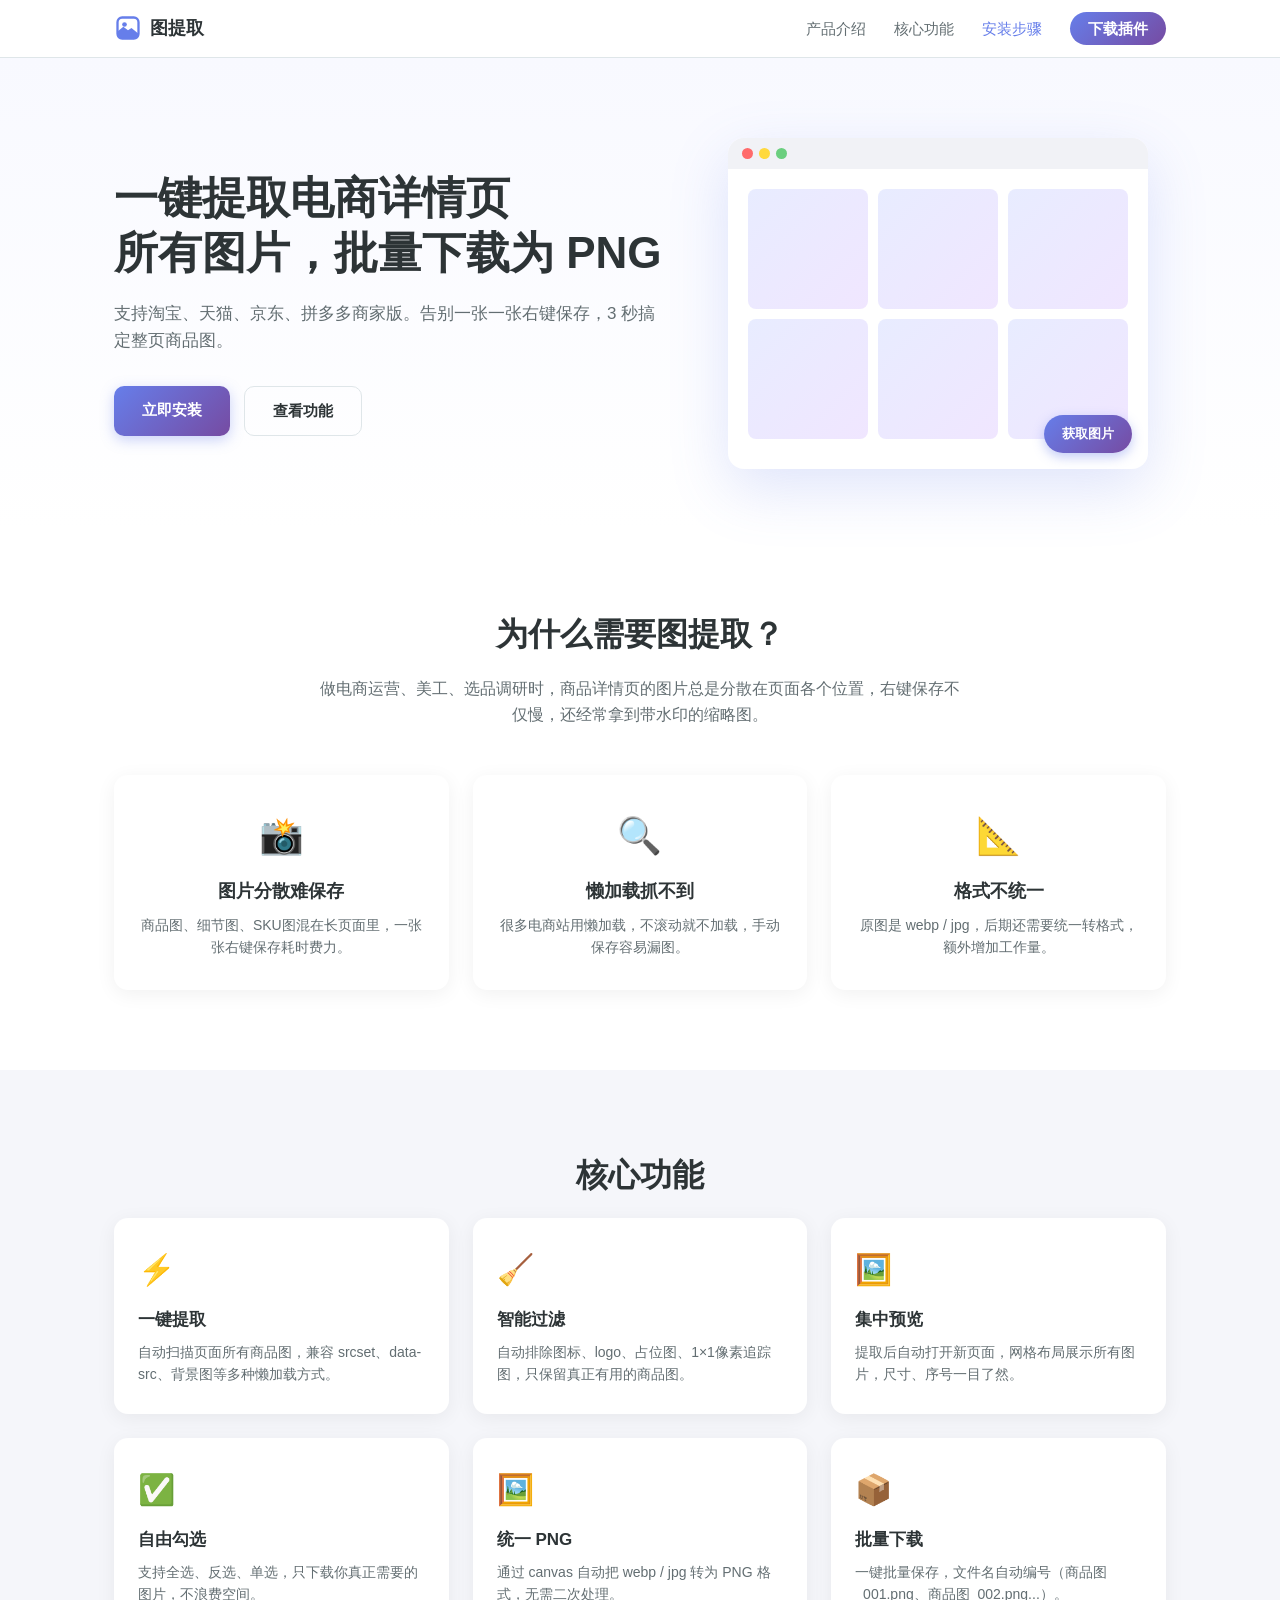
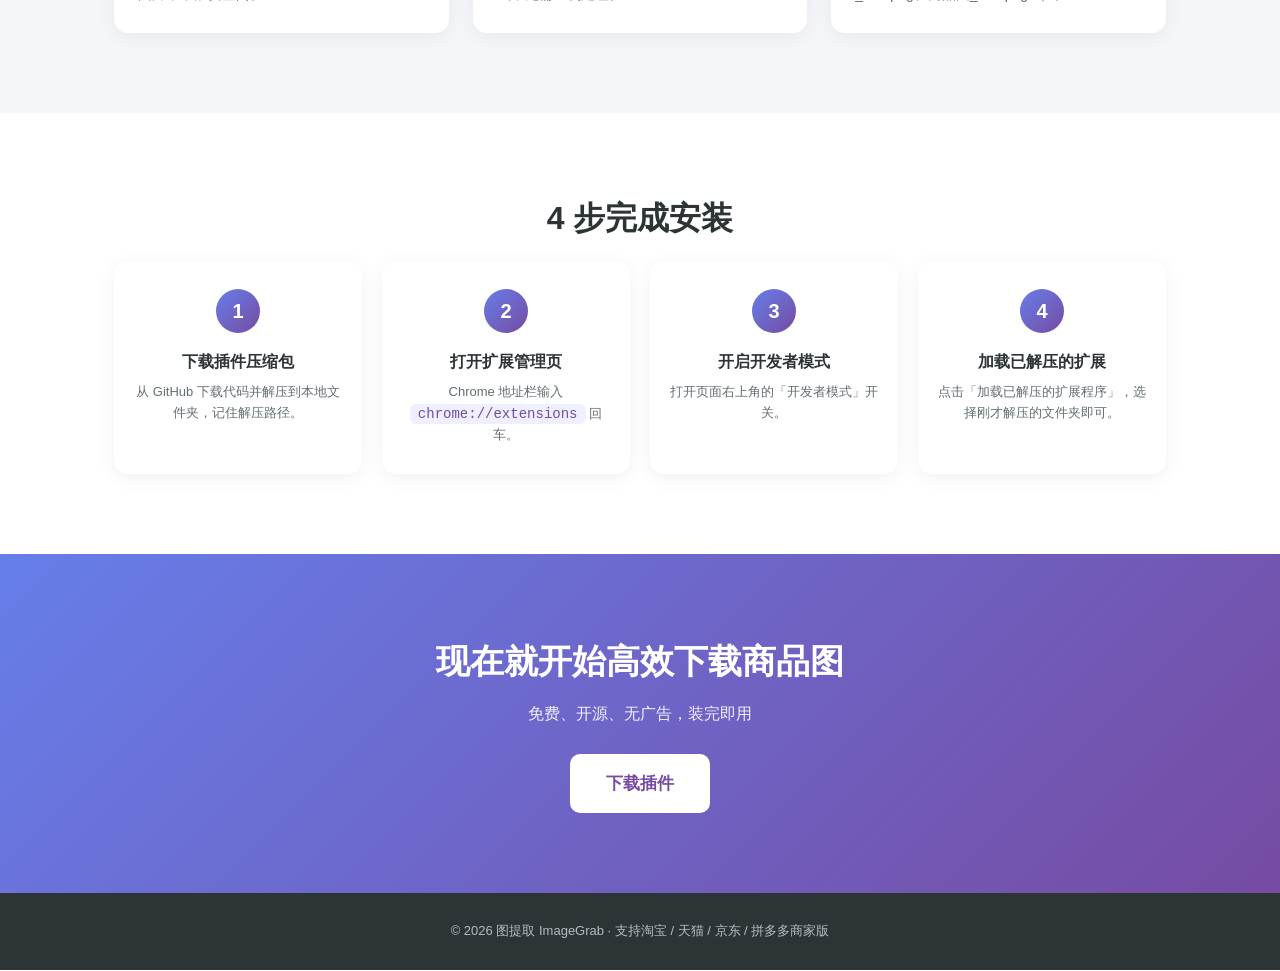
<file: docs/index.html>
<!DOCTYPE html>
<html lang="zh-CN">
<head>
  <meta charset="UTF-8">
  <meta name="viewport" content="width=device-width, initial-scale=1.0">
  <title>图提取 ImageGrab - 电商图片一键下载工具</title>
  <meta name="description" content="一键提取淘宝、京东、拼多多商品详情页所有图片，批量下载为PNG">
  <link rel="stylesheet" href="css/style.css">
</head>
<body>

  <!-- 顶部导航 -->
  <nav class="navbar" id="navbar">
    <div class="nav-inner">
      <a href="#hero" class="logo">
        <svg width="28" height="28" viewBox="0 0 24 24" fill="none">
          <rect x="3" y="3" width="18" height="18" rx="4" stroke="url(#g1)" stroke-width="2"/>
          <circle cx="9" cy="9" r="2" fill="url(#g1)"/>
          <path d="M3 15l5-4 4 3 3-2 6 5v2a2 2 0 0 1-2 2H5a2 2 0 0 1-2-2z" fill="url(#g1)"/>
          <defs><linearGradient id="g1" x1="3" y1="3" x2="21" y2="21">
            <stop offset="0" stop-color="#667eea"/><stop offset="1" stop-color="#764ba2"/>
          </linearGradient></defs>
        </svg>
        <span>图提取</span>
      </a>
      <ul class="nav-links" id="navLinks">
        <li><a href="#intro">产品介绍</a></li>
        <li><a href="#features">核心功能</a></li>
        <li><a href="#install">安装步骤</a></li>
        <li><a href="#download" class="nav-cta">下载插件</a></li>
      </ul>
      <button class="hamburger" id="hamburger">☰</button>
    </div>
  </nav>

  <!-- Hero 首屏 -->
  <section class="hero" id="hero">
    <div class="container hero-inner">
      <div class="hero-text">
        <h1>一键提取电商详情页<br>所有图片，批量下载为 PNG</h1>
        <p class="hero-sub">支持淘宝、天猫、京东、拼多多商家版。告别一张一张右键保存，3 秒搞定整页商品图。</p>
        <div class="hero-btns">
          <a href="#install" class="btn btn-primary">立即安装</a>
          <a href="#features" class="btn btn-ghost">查看功能</a>
        </div>
      </div>
      <!-- 用CSS模拟插件界面 -->
      <div class="hero-mockup">
        <div class="mockup-window">
          <div class="mockup-bar"><span></span><span></span><span></span></div>
          <div class="mockup-content">
            <div class="mockup-img-row">
              <div class="mock-img"></div><div class="mock-img"></div><div class="mock-img"></div>
            </div>
            <div class="mockup-img-row">
              <div class="mock-img"></div><div class="mock-img"></div><div class="mock-img"></div>
            </div>
            <button class="mock-fab">获取图片</button>
          </div>
        </div>
      </div>
    </div>
  </section>

  <!-- 产品介绍 -->
  <section class="section" id="intro">
    <div class="container">
      <h2 class="section-title">为什么需要图提取？</h2>
      <p class="section-desc">做电商运营、美工、选品调研时，商品详情页的图片总是分散在页面各个位置，右键保存不仅慢，还经常拿到带水印的缩略图。</p>
      <div class="intro-cards">
        <div class="intro-card reveal">
          <div class="intro-icon">📸</div>
          <h3>图片分散难保存</h3>
          <p>商品图、细节图、SKU图混在长页面里，一张张右键保存耗时费力。</p>
        </div>
        <div class="intro-card reveal">
          <div class="intro-icon">🔍</div>
          <h3>懒加载抓不到</h3>
          <p>很多电商站用懒加载，不滚动就不加载，手动保存容易漏图。</p>
        </div>
        <div class="intro-card reveal">
          <div class="intro-icon">📐</div>
          <h3>格式不统一</h3>
          <p>原图是 webp / jpg，后期还需要统一转格式，额外增加工作量。</p>
        </div>
      </div>
    </div>
  </section>

  <!-- 核心功能 -->
  <section class="section section-alt" id="features">
    <div class="container">
      <h2 class="section-title">核心功能</h2>
      <div class="features-grid">
        <div class="feature-card reveal">
          <div class="feature-icon">⚡</div>
          <h3>一键提取</h3>
          <p>自动扫描页面所有商品图，兼容 srcset、data-src、背景图等多种懒加载方式。</p>
        </div>
        <div class="feature-card reveal">
          <div class="feature-icon">🧹</div>
          <h3>智能过滤</h3>
          <p>自动排除图标、logo、占位图、1×1像素追踪图，只保留真正有用的商品图。</p>
        </div>
        <div class="feature-card reveal">
          <div class="feature-icon">🖼️</div>
          <h3>集中预览</h3>
          <p>提取后自动打开新页面，网格布局展示所有图片，尺寸、序号一目了然。</p>
        </div>
        <div class="feature-card reveal">
          <div class="feature-icon">✅</div>
          <h3>自由勾选</h3>
          <p>支持全选、反选、单选，只下载你真正需要的图片，不浪费空间。</p>
        </div>
        <div class="feature-card reveal">
          <div class="feature-icon">🖼️</div>
          <h3>统一 PNG</h3>
          <p>通过 canvas 自动把 webp / jpg 转为 PNG 格式，无需二次处理。</p>
        </div>
        <div class="feature-card reveal">
          <div class="feature-icon">📦</div>
          <h3>批量下载</h3>
          <p>一键批量保存，文件名自动编号（商品图_001.png、商品图_002.png...）。</p>
        </div>
      </div>
    </div>
  </section>

  <!-- 安装步骤 -->
  <section class="section" id="install">
    <div class="container">
      <h2 class="section-title">4 步完成安装</h2>
      <div class="steps">
        <div class="step reveal">
          <div class="step-num">1</div>
          <h3>下载插件压缩包</h3>
          <p>从 GitHub 下载代码并解压到本地文件夹，记住解压路径。</p>
        </div>
        <div class="step reveal">
          <div class="step-num">2</div>
          <h3>打开扩展管理页</h3>
          <p>Chrome 地址栏输入 <code>chrome://extensions</code> 回车。</p>
        </div>
        <div class="step reveal">
          <div class="step-num">3</div>
          <h3>开启开发者模式</h3>
          <p>打开页面右上角的「开发者模式」开关。</p>
        </div>
        <div class="step reveal">
          <div class="step-num">4</div>
          <h3>加载已解压的扩展</h3>
          <p>点击「加载已解压的扩展程序」，选择刚才解压的文件夹即可。</p>
        </div>
      </div>
    </div>
  </section>

  <!-- 底部 CTA -->
  <section class="cta" id="download">
    <div class="container">
      <h2>现在就开始高效下载商品图</h2>
      <p>免费、开源、无广告，装完即用</p>
      <a href="#" class="btn btn-primary btn-lg">下载插件</a>
    </div>
  </section>

  <footer class="footer">
    <div class="container">
      <p>© 2026 图提取 ImageGrab · 支持淘宝 / 天猫 / 京东 / 拼多多商家版</p>
    </div>
  </footer>

  <script src="js/main.js"></script>
</body>
</html>
</file>
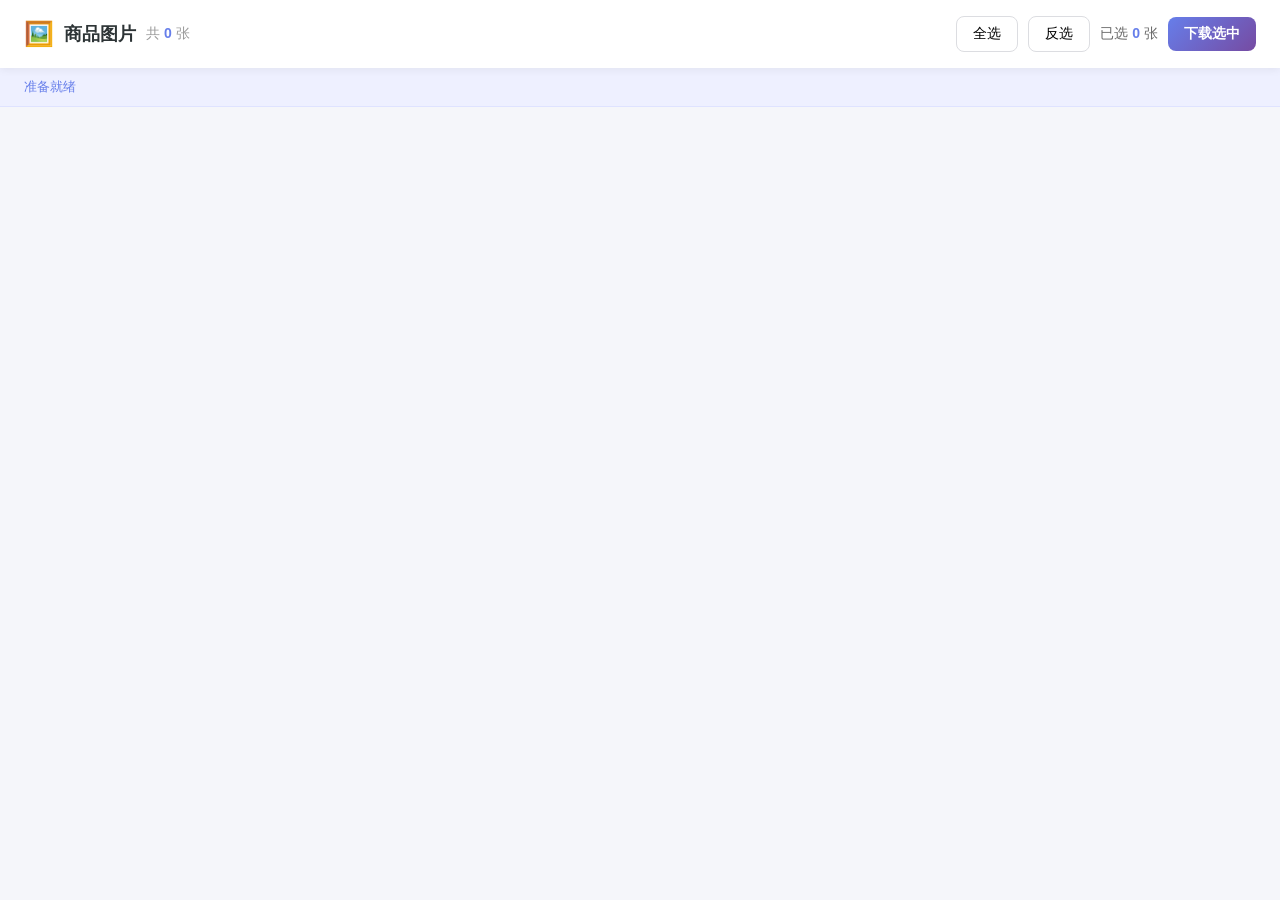
<file: gallery.html>
<!DOCTYPE html>
<html lang="zh-CN">
<head>
  <meta charset="UTF-8">
  <title>图提取 - 图片预览</title>
  <link rel="stylesheet" href="gallery.css">
</head>
<body>
  <header class="g-header">
    <div class="g-title">
      <span class="g-logo">🖼️</span>
      <h1 id="pageTitle">商品图片</h1>
      <span class="g-count">共 <b id="totalCount">0</b> 张</span>
    </div>
    <div class="g-toolbar">
      <button id="btnSelectAll" class="g-btn">全选</button>
      <button id="btnInvert" class="g-btn">反选</button>
      <span class="g-selected">已选 <b id="selectedCount">0</b> 张</span>
      <button id="btnDownload" class="g-btn g-btn-primary">下载选中</button>
    </div>
  </header>

  <div id="statusBar" class="g-status">准备就绪</div>

  <main id="galleryGrid" class="g-grid"></main>

  <script src="gallery.js"></script>
</body>
</html>
</file>
<file: docs/css/style.css>
/* ===== 全局变量 ===== */
:root {
  --primary: #667eea;
  --primary-2: #764ba2;
  --gradient: linear-gradient(135deg, #667eea, #764ba2);
  --text: #2d3436;
  --text-light: #636e72;
  --bg: #ffffff;
  --bg-alt: #f5f6fa;
  --border: #dfe6e9;
  --radius: 14px;
  --shadow: 0 4px 20px rgba(0,0,0,.06);
}

* { margin: 0; padding: 0; box-sizing: border-box; }
html { scroll-behavior: smooth; }
body {
  font-family: -apple-system, "PingFang SC", "Microsoft YaHei", sans-serif;
  color: var(--text); background: var(--bg); line-height: 1.6;
}
.container { max-width: 1100px; margin: 0 auto; padding: 0 24px; }
a { text-decoration: none; color: inherit; }
code {
  background: #eef0ff; color: var(--primary-2); padding: 2px 8px;
  border-radius: 6px; font-size: 14px;
}

/* ===== 导航栏 ===== */
.navbar {
  position: sticky; top: 0; z-index: 100;
  background: rgba(255,255,255,.85); backdrop-filter: blur(12px);
  border-bottom: 1px solid var(--border);
}
.nav-inner {
  max-width: 1100px; margin: 0 auto; padding: 14px 24px;
  display: flex; justify-content: space-between; align-items: center;
}
.logo { display: flex; align-items: center; gap: 8px; font-weight: 700; font-size: 18px; }
.nav-links { display: flex; gap: 28px; list-style: none; align-items: center; }
.nav-links a { font-size: 15px; color: var(--text-light); transition: color .2s; }
.nav-links a:hover, .nav-links a.active { color: var(--primary); }
.nav-cta {
  background: var(--gradient); color: #fff !important; padding: 8px 18px;
  border-radius: 20px; font-weight: 600;
}
.hamburger { display: none; background: none; border: none; font-size: 24px; cursor: pointer; }

/* ===== Hero ===== */
.hero { padding: 80px 0 60px; background: linear-gradient(180deg, #f8f9ff, #fff); }
.hero-inner { display: grid; grid-template-columns: 1.1fr .9fr; gap: 40px; align-items: center; }
.hero-text h1 { font-size: clamp(28px, 4vw, 44px); line-height: 1.25; font-weight: 800; }
.hero-sub { margin: 20px 0 32px; color: var(--text-light); font-size: 17px; }
.hero-btns { display: flex; gap: 14px; }
.btn {
  display: inline-block; padding: 12px 28px; border-radius: 10px;
  font-size: 15px; font-weight: 600; transition: all .2s;
}
.btn-primary { background: var(--gradient); color: #fff; box-shadow: 0 4px 14px rgba(102,126,234,.35); }
.btn-primary:hover { transform: translateY(-2px); box-shadow: 0 6px 20px rgba(102,126,234,.5); }
.btn-ghost { border: 1px solid var(--border); color: var(--text); }
.btn-ghost:hover { border-color: var(--primary); color: var(--primary); }
.btn-lg { padding: 16px 36px; font-size: 17px; }

/* 模拟插件界面 */
.hero-mockup { display: flex; justify-content: center; }
.mockup-window {
  width: 100%; max-width: 420px; background: #fff; border-radius: 16px;
  box-shadow: 0 20px 60px rgba(102,126,234,.2); overflow: hidden;
}
.mockup-bar { background: #f1f2f6; padding: 10px 14px; display: flex; gap: 6px; }
.mockup-bar span { width: 11px; height: 11px; border-radius: 50%; background: #dfe6e9; }
.mockup-bar span:first-child { background: #ff6b6b; }
.mockup-bar span:nth-child(2) { background: #ffd93d; }
.mockup-bar span:last-child { background: #6bcf7f; }
.mockup-content { padding: 20px; position: relative; min-height: 260px; }
.mockup-img-row { display: grid; grid-template-columns: repeat(3, 1fr); gap: 10px; margin-bottom: 10px; }
.mock-img {
  aspect-ratio: 1; border-radius: 8px;
  background: linear-gradient(135deg, #e8ecff, #f0e6ff);
}
.mock-fab {
  position: absolute; right: 16px; bottom: 16px;
  padding: 10px 18px; border: none; border-radius: 24px;
  background: var(--gradient); color: #fff; font-weight: 600;
  box-shadow: 0 4px 12px rgba(102,126,234,.4);
}

/* ===== 区块通用 ===== */
.section { padding: 80px 0; }
.section-alt { background: var(--bg-alt); }
.section-title { font-size: clamp(24px, 3vw, 32px); font-weight: 800; text-align: center; margin-bottom: 16px; }
.section-desc { text-align: center; color: var(--text-light); max-width: 640px; margin: 0 auto 48px; font-size: 16px; }

/* 产品介绍卡片 */
.intro-cards { display: grid; grid-template-columns: repeat(3, 1fr); gap: 24px; }
.intro-card {
  background: #fff; padding: 32px 24px; border-radius: var(--radius);
  box-shadow: var(--shadow); text-align: center;
}
.intro-icon { font-size: 36px; margin-bottom: 12px; }
.intro-card h3 { font-size: 18px; margin-bottom: 8px; }
.intro-card p { color: var(--text-light); font-size: 14px; }

/* 功能网格 */
.features-grid { display: grid; grid-template-columns: repeat(3, 1fr); gap: 24px; }
.feature-card {
  background: #fff; padding: 28px 24px; border-radius: var(--radius);
  box-shadow: var(--shadow); transition: all .25s;
}
.feature-card:hover { transform: translateY(-4px); box-shadow: 0 10px 30px rgba(0,0,0,.1); }
.feature-icon { font-size: 30px; margin-bottom: 12px; }
.feature-card h3 { font-size: 17px; margin-bottom: 8px; }
.feature-card p { color: var(--text-light); font-size: 14px; }

/* 步骤 */
.steps { display: grid; grid-template-columns: repeat(4, 1fr); gap: 20px; }
.step {
  background: #fff; padding: 28px 20px; border-radius: var(--radius);
  box-shadow: var(--shadow); text-align: center;
}
.step-num {
  width: 44px; height: 44px; margin: 0 auto 16px; border-radius: 50%;
  background: var(--gradient); color: #fff; font-size: 20px; font-weight: 700;
  display: flex; align-items: center; justify-content: center;
}
.step h3 { font-size: 16px; margin-bottom: 8px; }
.step p { color: var(--text-light); font-size: 13px; }

/* CTA */
.cta {
  padding: 80px 0; text-align: center;
  background: linear-gradient(135deg, #667eea, #764ba2); color: #fff;
}
.cta h2 { font-size: clamp(24px, 3vw, 34px); margin-bottom: 12px; }
.cta p { opacity: .9; margin-bottom: 28px; }
.cta .btn-primary { background: #fff; color: var(--primary-2); box-shadow: none; }

/* Footer */
.footer { padding: 28px 0; text-align: center; color: var(--text-light); font-size: 13px; background: #2d3436; color: #b2bec3; }

/* 滚动入场动画 */
.reveal { opacity: 0; transform: translateY(24px); transition: all .6s ease; }
.reveal.visible { opacity: 1; transform: translateY(0); }

/* ===== 响应式 ===== */
@media (max-width: 900px) {
  .hero-inner { grid-template-columns: 1fr; }
  .intro-cards, .features-grid { grid-template-columns: repeat(2, 1fr); }
  .steps { grid-template-columns: repeat(2, 1fr); }
}
@media (max-width: 600px) {
  .nav-links { display: none; position: absolute; top: 100%; left: 0; right: 0; background: #fff; flex-direction: column; padding: 16px; border-bottom: 1px solid var(--border); }
  .nav-links.open { display: flex; }
  .hamburger { display: block; }
  .intro-cards, .features-grid, .steps { grid-template-columns: 1fr; }
  .hero { padding: 40px 0; }
}
</file>
<file: gallery.css>
* { margin: 0; padding: 0; box-sizing: border-box; }
body {
  font-family: -apple-system, "PingFang SC", "Microsoft YaHei", sans-serif;
  background: #f5f6fa; color: #2d3436; padding-bottom: 60px;
}

.g-header {
  position: sticky; top: 0; z-index: 100;
  background: #fff; padding: 16px 24px;
  box-shadow: 0 2px 8px rgba(0,0,0,.06);
  display: flex; justify-content: space-between; align-items: center; flex-wrap: wrap; gap: 12px;
}
.g-title { display: flex; align-items: center; gap: 10px; }
.g-logo { font-size: 24px; }
.g-title h1 { font-size: 18px; font-weight: 600; }
.g-count { color: #999; font-size: 14px; }
.g-count b { color: #667eea; }

.g-toolbar { display: flex; align-items: center; gap: 10px; }
.g-btn {
  padding: 8px 16px; border: 1px solid #dcdde1; background: #fff;
  border-radius: 8px; cursor: pointer; font-size: 14px; transition: all .2s;
}
.g-btn:hover { border-color: #667eea; color: #667eea; }
.g-btn-primary {
  background: linear-gradient(135deg, #667eea, #764ba2); color: #fff; border: none; font-weight: 600;
}
.g-btn-primary:hover { opacity: .9; color: #fff; }
.g-btn-primary:disabled { opacity: .5; cursor: not-allowed; }
.g-selected { font-size: 14px; color: #666; }
.g-selected b { color: #667eea; }

.g-status {
  padding: 10px 24px; font-size: 13px; color: #667eea;
  background: #eef0ff; border-bottom: 1px solid #dfe3ff;
}

.g-grid {
  display: grid; grid-template-columns: repeat(auto-fill, minmax(200px, 1fr));
  gap: 16px; padding: 24px;
}
.g-card {
  background: #fff; border-radius: 12px; overflow: hidden;
  box-shadow: 0 2px 6px rgba(0,0,0,.05); transition: all .2s;
  position: relative; cursor: pointer;
}
.g-card:hover { transform: translateY(-3px); box-shadow: 0 6px 16px rgba(0,0,0,.1); }
.g-card.checked { border: 2px solid #667eea; }
.g-card img {
  width: 100%; height: 180px; object-fit: cover; display: block; background: #eee;
}
.g-card img.is-broken {
  object-fit: none;
  background:
    linear-gradient(45deg, #eee 25%, transparent 25%) 0 0 / 16px 16px,
    linear-gradient(-45deg, #eee 25%, transparent 25%) 0 8px / 16px 16px,
    #f3f4f6;
}
.g-card img.is-broken::after {
  content: none;
}
.g-empty {
  grid-column: 1 / -1;
  text-align: center;
  color: #999;
  padding: 48px 16px;
}
.g-card .g-info {
  padding: 8px 12px; font-size: 12px; color: #999;
  display: flex; justify-content: space-between; align-items: center;
}
.g-card .g-check {
  position: absolute; top: 8px; right: 8px; width: 24px; height: 24px;
  border-radius: 50%; background: rgba(255,255,255,.9);
  display: flex; align-items: center; justify-content: center;
  font-size: 14px; color: #ccc;
}
.g-card.checked .g-check { background: #667eea; color: #fff; }
.g-card.checked .g-check::after { content: '✓'; }
</file>
